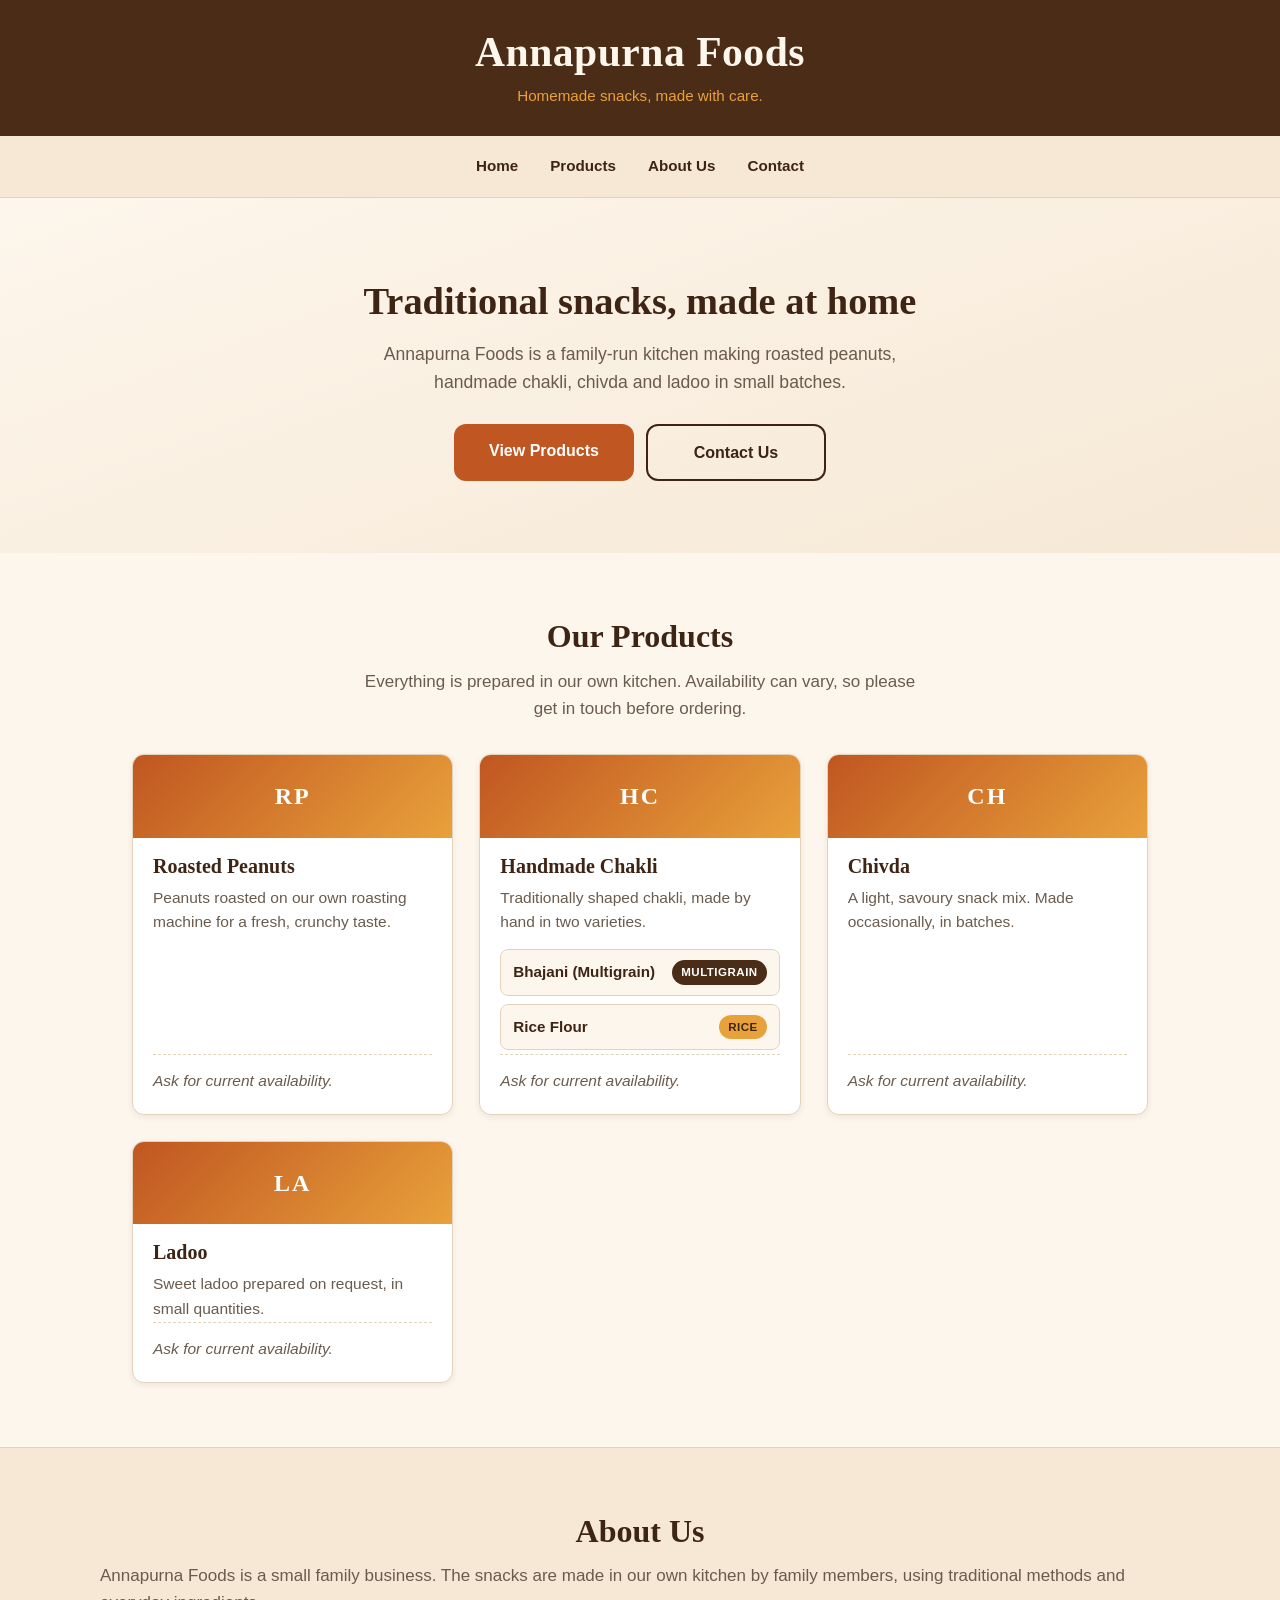
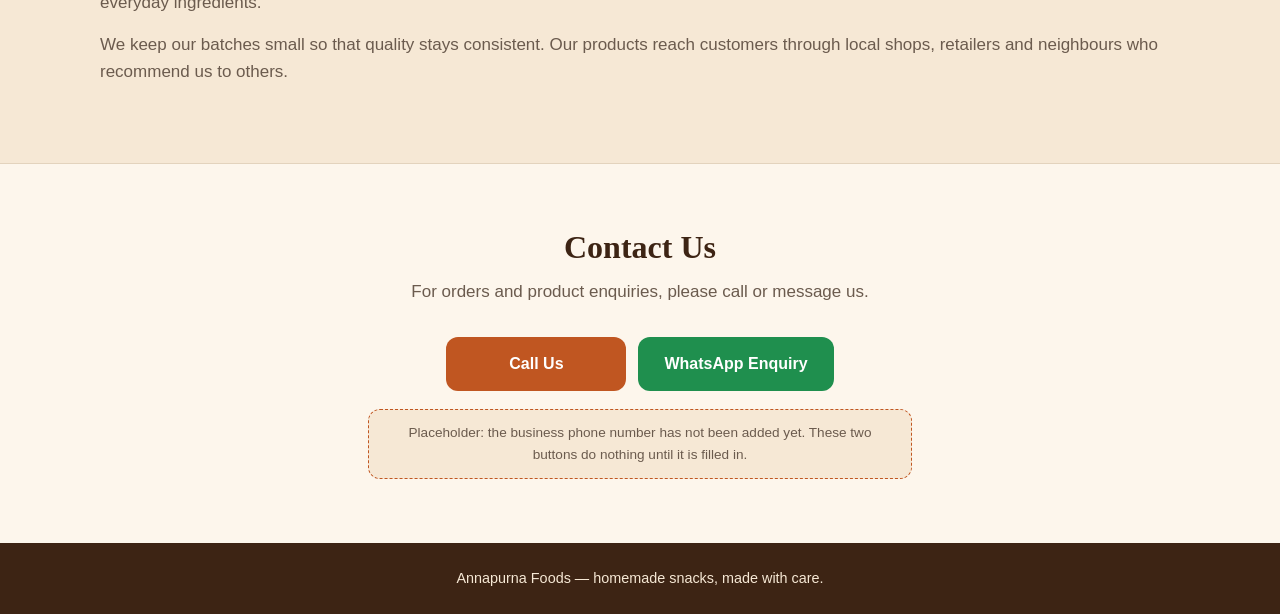
<file: index.html>
<!DOCTYPE html>
<html lang="en">
<head>
    <meta charset="UTF-8">

    <!-- This viewport line tells phone browsers to use the real screen width.
         Without it, Android and iPhone show a tiny zoomed-out desktop page. -->
    <meta name="viewport" content="width=device-width, initial-scale=1.0">

    <!-- Colours the browser address bar on Android Chrome. -->
    <meta name="theme-color" content="#4a2c17">

    <meta name="description" content="Annapurna Foods - homemade roasted peanuts, handmade chakli, chivda and ladoo prepared with care.">

    <title>Annapurna Foods | Homemade Snacks</title>

    <!-- Connects the stylesheet. This line was missing before, so none of the
         CSS below was being applied to the page. -->
    <link rel="stylesheet" href="style.css">
</head>
<body>

    <!-- ===============================
         HEADER: brand name and tagline
         =============================== -->
    <header class="site-header">
        <h1 class="brand">Annapurna Foods</h1>
        <p class="tagline">Homemade snacks, made with care.</p>
    </header>

    <!-- ===============================
         NAVIGATION BAR
         Each link jumps to a section by its id, e.g. href="#products".
         "sticky" styling in CSS keeps this bar visible while scrolling.
         =============================== -->
    <nav class="site-nav" aria-label="Main navigation">
        <ul>
            <li><a href="#home">Home</a></li>
            <li><a href="#products">Products</a></li>
            <li><a href="#about">About Us</a></li>
            <li><a href="#contact">Contact</a></li>
        </ul>
    </nav>

    <main>

        <!-- ===============================
             HERO / WELCOME SECTION
             The first thing a visitor sees.
             =============================== -->
        <section id="home" class="hero">
            <h2>Traditional snacks, made at home</h2>
            <p>
                Annapurna Foods is a family-run kitchen making roasted peanuts,
                handmade chakli, chivda and ladoo in small batches.
            </p>
            <div class="hero-actions">
                <a class="btn btn-primary" href="#products">View Products</a>
                <a class="btn btn-secondary" href="#contact">Contact Us</a>
            </div>
        </section>

        <!-- ===============================
             PRODUCTS SECTION
             Each product is an <article>, which means
             "a self-contained piece of content".
             The CSS grid arranges them into columns.
             =============================== -->
        <section id="products" class="section">
            <h2>Our Products</h2>
            <p class="section-intro">
                Everything is prepared in our own kitchen. Availability can vary,
                so please get in touch before ordering.
            </p>

            <div class="product-grid">

                <!-- Product 1 -->
                <article class="product-card">
                    <div class="card-band" aria-hidden="true">RP</div>
                    <h3>Roasted Peanuts</h3>
                    <p>
                        Peanuts roasted on our own roasting machine for a fresh,
                        crunchy taste.
                    </p>
                    <p class="card-note">Ask for current availability.</p>
                </article>

                <!-- Product 2: Handmade Chakli, with two clearly separated variants -->
                <article class="product-card">
                    <div class="card-band" aria-hidden="true">HC</div>
                    <h3>Handmade Chakli</h3>
                    <p>Traditionally shaped chakli, made by hand in two varieties.</p>

                    <!-- The two variants are separate list items with their own
                         label badge, so they are easy to tell apart at a glance. -->
                    <ul class="variants">
                        <li class="variant">
                            <span class="variant-name">Bhajani (Multigrain)</span>
                            <span class="variant-tag variant-tag-multigrain">Multigrain</span>
                        </li>
                        <li class="variant">
                            <span class="variant-name">Rice Flour</span>
                            <span class="variant-tag variant-tag-rice">Rice</span>
                        </li>
                    </ul>

                    <p class="card-note">Ask for current availability.</p>
                </article>

                <!-- Product 3 -->
                <article class="product-card">
                    <div class="card-band" aria-hidden="true">CH</div>
                    <h3>Chivda</h3>
                    <p>
                        A light, savoury snack mix. Made occasionally, in batches.
                    </p>
                    <p class="card-note">Ask for current availability.</p>
                </article>

                <!-- Product 4 -->
                <article class="product-card">
                    <div class="card-band" aria-hidden="true">LA</div>
                    <h3>Ladoo</h3>
                    <p>
                        Sweet ladoo prepared on request, in small quantities.
                    </p>
                    <p class="card-note">Ask for current availability.</p>
                </article>

            </div>
        </section>

        <!-- ===============================
             ABOUT US SECTION
             Only facts already known about the business.
             Nothing invented.
             =============================== -->
        <section id="about" class="section section-alt">
            <h2>About Us</h2>
            <p>
                Annapurna Foods is a small family business. The snacks are made
                in our own kitchen by family members, using traditional methods
                and everyday ingredients.
            </p>
            <p>
                We keep our batches small so that quality stays consistent. Our
                products reach customers through local shops, retailers and
                neighbours who recommend us to others.
            </p>
        </section>

        <!-- ===============================
             CONTACT SECTION
             The phone and WhatsApp links below are PLACEHOLDERS.
             Replace the href values with the real number when it is ready.
             =============================== -->
        <section id="contact" class="section">
            <h2>Contact Us</h2>
            <p class="section-intro">
                For orders and product enquiries, please call or message us.
            </p>

            <div class="contact-actions">
                <!-- To activate, put the real number after tel: with country code
                     and no spaces. Example: href="tel:+919876543210" -->
                <a class="btn btn-primary" href="#" aria-describedby="contact-note">Call Us</a>

                <!-- To activate, put the real number after wa.me/ with country code
                     and no spaces or plus sign. Example: href="https://wa.me/919876543210" -->
                <a class="btn btn-whatsapp" href="#" aria-describedby="contact-note">WhatsApp Enquiry</a>
            </div>

            <p id="contact-note" class="placeholder-note">
                Placeholder: the business phone number has not been added yet.
                These two buttons do nothing until it is filled in.
            </p>
        </section>

    </main>

    <!-- ===============================
         FOOTER
         =============================== -->
    <footer class="site-footer">
        <p>Annapurna Foods &mdash; homemade snacks, made with care.</p>
    </footer>

</body>
</html>
</file>
<file: style.css>
/* =========================================================
   ANNAPURNA FOODS - STYLESHEET
   Plain CSS only. No frameworks, no downloads.

   A note on "mobile-first":
   The styles outside any @media block are the PHONE styles.
   The @media blocks near the bottom add wider layouts for
   tablets and desktops. This is the recommended approach
   because phones get the simplest, fastest layout first.
   ========================================================= */


/* ---------------------------------------------------------
   1. COLOUR AND SIZE VARIABLES
   Defined once here, used everywhere below. If you ever want
   to change the brown, you change one line, not fifty.
   --------------------------------------------------------- */
:root {
    --cream: #fdf6ec;
    --cream-deep: #f6e8d5;
    --brown-dark: #3d2414;
    --brown: #4a2c17;
    --terracotta: #c05621;
    --terracotta-dark: #9c4419;
    --saffron: #e9a13b;
    --whatsapp: #1f8f4e;
    --whatsapp-dark: #176f3d;
    --text: #3b2f27;
    --text-soft: #6b5b4e;
    --border: #e3d3bd;

    --radius: 12px;
    --shadow: 0 2px 6px rgba(61, 36, 20, 0.08);
    --shadow-lift: 0 8px 20px rgba(61, 36, 20, 0.14);
    --max-width: 1080px;
}


/* ---------------------------------------------------------
   2. RESET
   Different browsers apply different default margins.
   This small block makes them all start from the same place.
   --------------------------------------------------------- */
*,
*::before,
*::after {
    /* border-box means padding is included INSIDE the width,
       so a 300px box with 20px padding is still 300px wide.
       This single line prevents most surprise layout bugs. */
    box-sizing: border-box;
}

body,
h1, h2, h3,
p, ul {
    margin: 0;
    padding: 0;
}

ul {
    list-style: none;
}


/* ---------------------------------------------------------
   3. PAGE BASE
   --------------------------------------------------------- */
body {
    font-family: Arial, Helvetica, sans-serif;
    background-color: var(--cream);
    color: var(--text);

    /* 1.6 means "1.6 times the font size" between lines.
       Makes paragraphs much easier to read. */
    line-height: 1.6;

    /* Prevents sideways scrolling on narrow phones if
       something ever pokes out slightly. */
    overflow-x: hidden;
}

h1, h2, h3 {
    font-family: Georgia, "Times New Roman", serif;
    line-height: 1.2;
}

/* Images would shrink to fit their container.
   (There are none yet, but this is ready for later.) */
img {
    max-width: 100%;
    height: auto;
    display: block;
}


/* ---------------------------------------------------------
   4. HEADER
   --------------------------------------------------------- */
.site-header {
    background-color: var(--brown);
    color: var(--cream);
    text-align: center;
    padding: 28px 20px;
}

.brand {
    /* clamp(minimum, preferred, maximum)
       The font grows with the screen but never gets smaller
       than 26px or larger than 42px. This replaces several
       separate media queries. */
    font-size: clamp(1.6rem, 5vw, 2.6rem);
    letter-spacing: 0.5px;
}

.tagline {
    margin-top: 6px;
    color: var(--saffron);
    font-size: 0.95rem;
}


/* ---------------------------------------------------------
   5. NAVIGATION BAR
   --------------------------------------------------------- */
.site-nav {
    background-color: var(--cream-deep);
    border-bottom: 1px solid var(--border);

    /* position: sticky keeps the bar at the top of the screen
       while the page scrolls. Very helpful on a phone. */
    position: sticky;
    top: 0;
    z-index: 10;
}

.site-nav ul {
    /* Flexbox puts the links in a row and lets them wrap
       onto a second line on narrow screens. */
    display: flex;
    flex-wrap: wrap;
    justify-content: center;
    gap: 4px;
    padding: 8px 10px;
}

.site-nav a {
    display: block;
    padding: 10px 14px;
    color: var(--brown-dark);
    font-weight: bold;
    font-size: 0.95rem;
    text-decoration: none;

    /* Makes the tap target comfortably large for a thumb.
       Around 44px is the usual guideline. */
    border-radius: 8px;
}

.site-nav a:hover,
.site-nav a:focus-visible {
    background-color: var(--terracotta);
    color: #ffffff;
}

/* A visible outline for keyboard users who press Tab. */
a:focus-visible,
button:focus-visible {
    outline: 3px solid var(--terracotta);
    outline-offset: 2px;
}


/* ---------------------------------------------------------
   6. HERO / WELCOME SECTION
   --------------------------------------------------------- */
.hero {
    background: linear-gradient(160deg, var(--cream) 0%, var(--cream-deep) 100%);
    text-align: center;
    padding: 56px 20px 52px;
}

.hero h2 {
    font-size: clamp(1.5rem, 6vw, 2.4rem);
    color: var(--brown-dark);
    margin-bottom: 16px;
}

.hero p {
    max-width: 34rem;
    margin: 0 auto 28px;
    color: var(--text-soft);
    font-size: clamp(1rem, 2.5vw, 1.1rem);
}

/* Buttons sit side by side on wide screens and stack on phones. */
.hero-actions,
.contact-actions {
    display: flex;
    flex-wrap: wrap;
    justify-content: center;
    gap: 12px;
}


/* ---------------------------------------------------------
   7. BUTTONS
   One shared .btn style, plus colour variants.
   --------------------------------------------------------- */
.btn {
    display: inline-block;
    padding: 14px 26px;
    border-radius: var(--radius);
    font-size: 1rem;
    font-weight: bold;
    text-decoration: none;
    text-align: center;

    /* Gives a small tap target on phones: fills the width
       up to a comfortable size, but not edge to edge. */
    min-width: 180px;
    transition: background-color 0.2s ease, transform 0.15s ease;
}

.btn-primary {
    background-color: var(--terracotta);
    color: #ffffff;
}

.btn-primary:hover,
.btn-primary:focus-visible {
    background-color: var(--terracotta-dark);
}

.btn-secondary {
    background-color: transparent;
    color: var(--brown-dark);
    border: 2px solid var(--brown-dark);
}

.btn-secondary:hover,
.btn-secondary:focus-visible {
    background-color: var(--brown-dark);
    color: var(--cream);
}

.btn-whatsapp {
    background-color: var(--whatsapp);
    color: #ffffff;
}

.btn-whatsapp:hover,
.btn-whatsapp:focus-visible {
    background-color: var(--whatsapp-dark);
}

/* Slight lift on hover, for a little polish on desktop.
   (Disabled automatically on touch-only phones by the CSS
   rule inside the media query at the bottom.) */
.btn:hover {
    transform: translateY(-1px);
}


/* ---------------------------------------------------------
   8. GENERAL SECTIONS
   --------------------------------------------------------- */
.section {
    padding: 48px 20px;
    max-width: var(--max-width);
    margin: 0 auto;
}

/* Adds breathing room above a heading when the sticky nav
   jumps to it. Without this, the nav would cover the title. */
.section,
.hero {
    scroll-margin-top: 70px;
}

.section h2 {
    font-size: clamp(1.4rem, 4.5vw, 2rem);
    color: var(--brown-dark);
    margin-bottom: 12px;
    text-align: center;
}

.section-intro {
    text-align: center;
    color: var(--text-soft);
    max-width: 36rem;
    margin: 0 auto 32px;
}

/* A slightly different background, used to visually separate
   the About section from the Products section above it. */
.section-alt {
    background-color: var(--cream-deep);
    border-top: 1px solid var(--border);
    border-bottom: 1px solid var(--border);

    /* Makes the coloured band stretch the full screen width,
       while the text inside keeps its normal spacing. */
    max-width: none;
    padding-left: 20px;
    padding-right: 20px;
}

.section-alt p {
    max-width: var(--max-width);
    margin: 0 auto 14px;
    color: var(--text-soft);
}


/* ---------------------------------------------------------
   9. PRODUCT GRID AND CARDS
   --------------------------------------------------------- */
.product-grid {
    display: grid;

    /* This one line is what makes the layout responsive:
       - auto-fit: fit as many columns as will fit
       - minmax(240px, 1fr): each column is at least 240px wide,
         and grows to share leftover space equally
       On a narrow phone only one 240px column fits, so cards
       stack. On a desktop four fit side by side. */
    grid-template-columns: repeat(auto-fit, minmax(240px, 1fr));
    gap: 20px;
}

.product-card {
    background-color: #ffffff;
    border: 1px solid var(--border);
    border-radius: var(--radius);
    padding: 0 20px 20px;
    box-shadow: var(--shadow);

    /* Very short animation when hovered. */
    transition: box-shadow 0.2s ease, transform 0.2s ease;

    /* So the coloured band at the top can be clipped to
       the rounded corners of the card. */
    overflow: hidden;

    /* Flex column keeps cards the same height when one has
       more text than another, and pushes the note to the bottom. */
    display: flex;
    flex-direction: column;
}

.product-card:hover {
    box-shadow: var(--shadow-lift);
    transform: translateY(-3px);
}

.product-card h3 {
    font-size: 1.25rem;
    color: var(--brown-dark);
    margin-bottom: 8px;
}

.product-card p {
    color: var(--text-soft);
    font-size: 0.97rem;
}

/* The decorative band at the top of each card.
   Text is added by aria-hidden in the HTML, so screen
   readers skip it - it is decoration, not information. */
.card-band {
    /* Pulls the band out to the card edges, above the padding. */
    margin: 0 -20px 16px;
    padding: 22px 20px;

    background: linear-gradient(135deg, var(--terracotta) 0%, var(--saffron) 100%);
    color: #ffffff;
    font-family: Georgia, "Times New Roman", serif;
    font-size: 1.5rem;
    font-weight: bold;
    letter-spacing: 2px;
    text-align: center;
}

/* The "Ask for current availability" line, pinned to the
   bottom of the card by margin-top: auto. */
.card-note {
    margin-top: auto;
    padding-top: 14px;
    font-size: 0.85rem;
    font-style: italic;
    color: var(--text-soft);
    border-top: 1px dashed var(--border);
}


/* ---------------------------------------------------------
   10. CHAKLI VARIANTS
   The two chakli types, each on its own row with a
   coloured badge so they are easy to tell apart.
   --------------------------------------------------------- */
.variants {
    margin: 14px 0 4px;
    display: flex;
    flex-direction: column;
    gap: 8px;
}

.variant {
    display: flex;
    flex-wrap: wrap;
    align-items: center;
    justify-content: space-between;
    gap: 8px;

    background-color: var(--cream);
    border: 1px solid var(--border);
    border-radius: 8px;
    padding: 10px 12px;
}

.variant-name {
    font-weight: bold;
    font-size: 0.95rem;
    color: var(--brown-dark);
}

.variant-tag {
    font-size: 0.72rem;
    font-weight: bold;
    text-transform: uppercase;
    letter-spacing: 0.5px;
    padding: 3px 9px;
    border-radius: 999px;
    color: #ffffff;
}

/* Different background colour per variant. */
.variant-tag-multigrain {
    background-color: var(--brown);
}

.variant-tag-rice {
    background-color: var(--saffron);
    color: var(--brown-dark);
}


/* ---------------------------------------------------------
   11. CONTACT SECTION
   --------------------------------------------------------- */
.placeholder-note {
    margin-top: 18px;
    text-align: center;
    font-size: 0.85rem;
    color: var(--text-soft);

    /* A dashed box makes it obvious this text is temporary. */
    border: 1px dashed var(--terracotta);
    border-radius: var(--radius);
    padding: 12px 16px;
    max-width: 34rem;
    margin-left: auto;
    margin-right: auto;
    background-color: var(--cream-deep);
}


/* ---------------------------------------------------------
   12. FOOTER
   --------------------------------------------------------- */
.site-footer {
    background-color: var(--brown-dark);
    color: var(--cream-deep);
    text-align: center;
    padding: 24px 20px;
    font-size: 0.9rem;
}


/* ---------------------------------------------------------
   13. RESPONSIVE ADJUSTMENTS
   Mobile styles are already the default above.
   These blocks add extra room as the screen gets wider.
   --------------------------------------------------------- */

/* --- Phones: keep buttons full width and easy to tap --- */
@media (max-width: 480px) {
    .hero {
        padding: 40px 16px;
    }

    .section {
        padding: 36px 16px;
    }

    /* Full-width buttons are far easier to hit with a thumb. */
    .btn {
        width: 100%;
        min-width: 0;
    }

    .hero-actions,
    .contact-actions {
        flex-direction: column;
    }

    .variant {
        align-items: flex-start;
    }
}

/* --- Tablets and up: more generous spacing --- */
@media (min-width: 700px) {
    .section {
        padding: 64px 32px;
    }

    .hero {
        padding: 80px 32px 72px;
    }

    .product-grid {
        gap: 26px;
    }
}

/* --- Desktop: slightly larger body text for long lines --- */
@media (min-width: 1024px) {
    body {
        font-size: 17px;
    }

    .section-alt p {
        text-align: left;
    }
}

/* --- Touch devices: turn off the hover "lift" effect,
       because on a touchscreen a hover state can get stuck
       after tapping. --- */
@media (hover: none) {
    .btn:hover,
    .product-card:hover {
        transform: none;
    }
}


/* ---------------------------------------------------------
   14. REDUCED MOTION
   Some people find animation uncomfortable. If their device
   asks for less motion, we remove the transitions entirely.
   --------------------------------------------------------- */
@media (prefers-reduced-motion: reduce) {
    *,
    *::before,
    *::after {
        transition: none !important;
        animation: none !important;
    }
}
</file>
